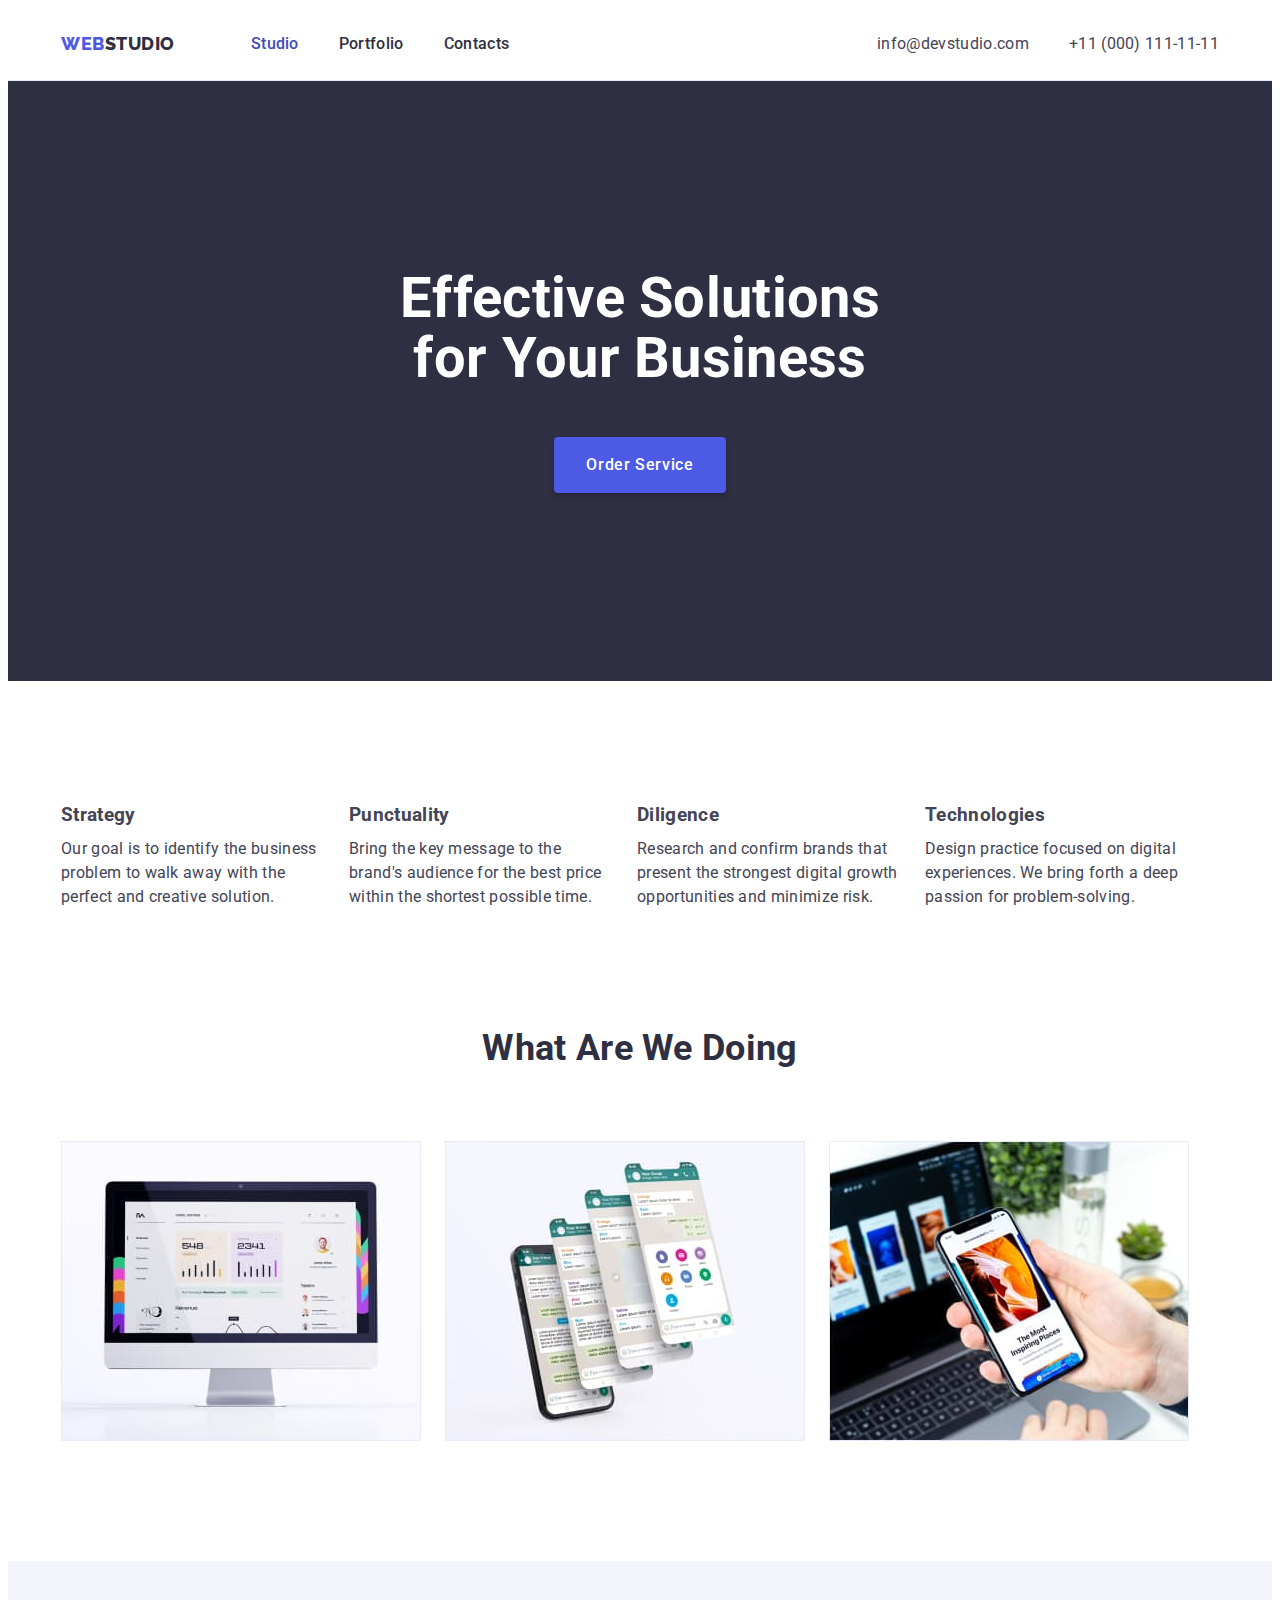
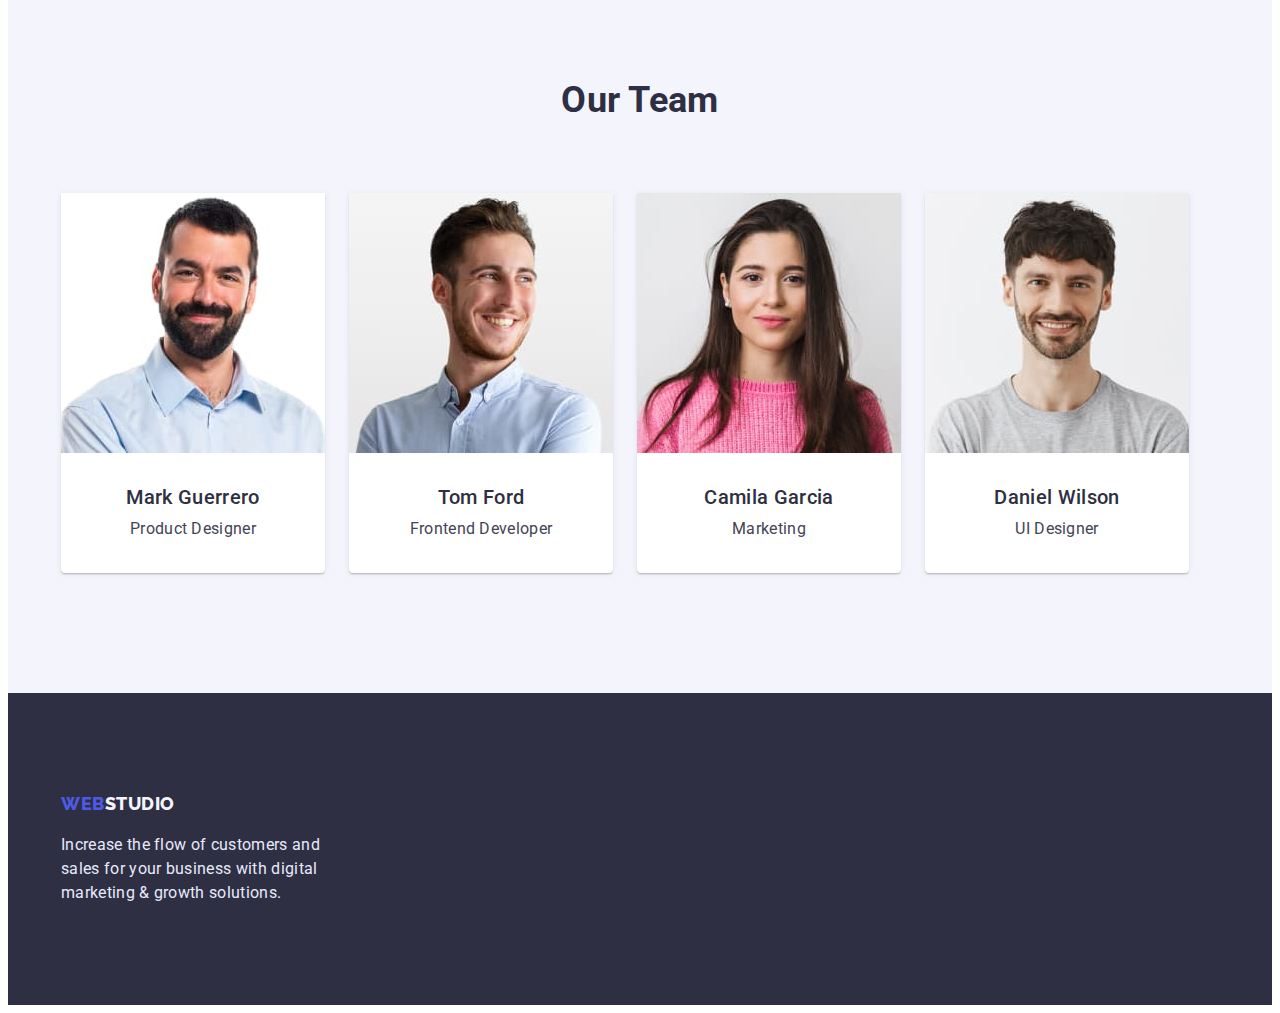
<file: index.html>
<!DOCTYPE html>
<html lang="en">
  <head>
    <meta charset="UTF-8" />
    <meta http-equiv="X-UA-Compatible" content="IE=edge" />
    <meta name="viewport" content="width=device-width, initial-scale=1.0" />
    <title>WebStudio</title>
    <link rel="preconnect" href="https://fonts.googleapis.com" />
    <link rel="preconnect" href="https://fonts.gstatic.com" crossorigin />
    <link
      href="https://fonts.googleapis.com/css2?family=Raleway:wght@800&family=Roboto:wght@400;500;700;900&display=swap"
      rel="stylesheet"
    />
    <link
      rel="stylesheet"
      href="https://cdnjs.cloudflare.com/ajax/libs/modern-normalize/1.1.0/modern-normalize.min.css"
      integrity="sha512-wpPYUAdjBVSE4KJnH1VR1HeZfpl1ub8YT/NKx4PuQ5NmX2tKuGu6U/JRp5y+Y8XG2tV+wKQpNHVUX03MfMFn9Q=="
      crossorigin="anonymous"
      referrerpolicy="no-referrer"
    />
    <link href="./css/styles.css" rel="stylesheet" />
  </head>
  <body>
    <header class="header-items">
      <div class="container header-container">
        <nav class="main-nav">
          <a class="logo link" href="./index.html"
            ><span class="logo-first">Web</span>Studio</a
          >
          <ul class="site-nav">
            <li class="item">
              <a class="nav-link current link" href="./index.html">Studio</a>
            </li>
            <li class="item">
              <a class="nav-link link" href="./portfolio.html">Portfolio</a>
            </li>
            <li class="item">
              <a class="nav-link link" href="">Contacts</a>
            </li>
          </ul>
        </nav>
        <address class="addr-main">
          <ul class="addr-list">
            <li class="addr-item item">
              <a class="addr-link link" href="mailto:info@devstudio.com"
                >info@devstudio.com</a
              >
            </li>
            <li class="addr-item item">
              <a class="addr-link link" href="tel:+110001111111"
                >+11 (000) 111-11-11</a
              >
            </li>
          </ul>
        </address>
      </div>
    </header>
    <main>
      <!--  section hero -->
      <section class="section-hero">
        <div class="container">
          <h1 class="hero-title">Effective Solutions for Your Business</h1>
          <button class="button-order pointer" type="button">
            Order Service
          </button>
        </div>
      </section>
      <!--  section future -->
      <section class="section">
        <div class="container section-future">
          <h2 class="visually-hidden"></h2>
          <ul class="future-list list">
            <!-- margin 8px!! h3-p -->
            <li class="item">
              <h3>Strategy</h3>
              <p class="item-text">
                Our goal is to identify the business problem to walk away with
                the perfect and creative solution.
              </p>
            </li>
            <li class="item">
              <h3>Punctuality</h3>
              <p class="item-text">
                Bring the key message to the brand's audience for the best price
                within the shortest possible time.
              </p>
            </li>
            <li class="item">
              <h3>Diligence</h3>
              <p class="item-text">
                Research and confirm brands that present the strongest digital
                growth opportunities and minimize risk.
              </p>
            </li>
            <li class="item">
              <h3>Technologies</h3>
              <p class="item-text">
                Design practice focused on digital experiences. We bring forth a
                deep passion for problem-solving.
              </p>
            </li>
          </ul>
        </div>
      </section>
      <!-- section What are we doing -->
      <section class="section no-padding">
        <div class="container">
          <h2 class="section-title">What are we doing</h2>
          <ul class="list we-doing">
            <li class="item">
              <img src="./images/img-1.jpg" width="360" alt="monitor" />
            </li>
            <li class="item">
              <img src="./images/img-2.jpg" width="360" alt="app" />
            </li>
            <li class="item">
              <img src="./images/img-3.jpg" width="360" alt="telephone" />
            </li>
          </ul>
        </div>
      </section>
      <!-- section Our Team -->
      <section class="section our-team">
        <div class="container">
          <h2 class="section-title">Our Team</h2>
          <ul class="list team-list">
            <li class="item">
              <img
                src="./images/Team-1.jpg"
                width="264"
                alt="product designer"
              />
              <div class="teammates">
                <h3 class="teammate-title">Mark Guerrero</h3>
                <p>Product Designer</p>
              </div>
            </li>
            <li class="item">
              <img
                src="./images/Team-2.jpg"
                width="264"
                alt="frontend developer"
              />
              <div class="teammates">
                <h3 class="teammate-title">Tom Ford</h3>
                <p>Frontend Developer</p>
              </div>
            </li>
            <li class="item">
              <img src="./images/Team-3.jpg" width="264" alt="marketing" />
              <div class="teammates">
                <h3 class="teammate-title">Camila Garcia</h3>
                <p>Marketing</p>
              </div>
            </li>
            <li class="item">
              <img src="./images/Team-4.jpg" width="264" alt="ui designer" />
              <div class="teammates">
                <h3 class="teammate-title">Daniel Wilson</h3>
                <p>UI Designer</p>
              </div>
            </li>
          </ul>
        </div>
      </section>
    </main>
    <footer class="footer">
      <div class="container">
        <div class="footer-box">
          <a class="logo link" href="./index.html"
            ><span class="logo-first">Web</span
            ><span class="logo-footer-end">Studio</span></a
          >
          <p class="footer-text">
            Increase the flow of customers and sales for your business with
            digital marketing & growth solutions.
          </p>
        </div>
      </div>
    </footer>
  </body>
</html>
</file>
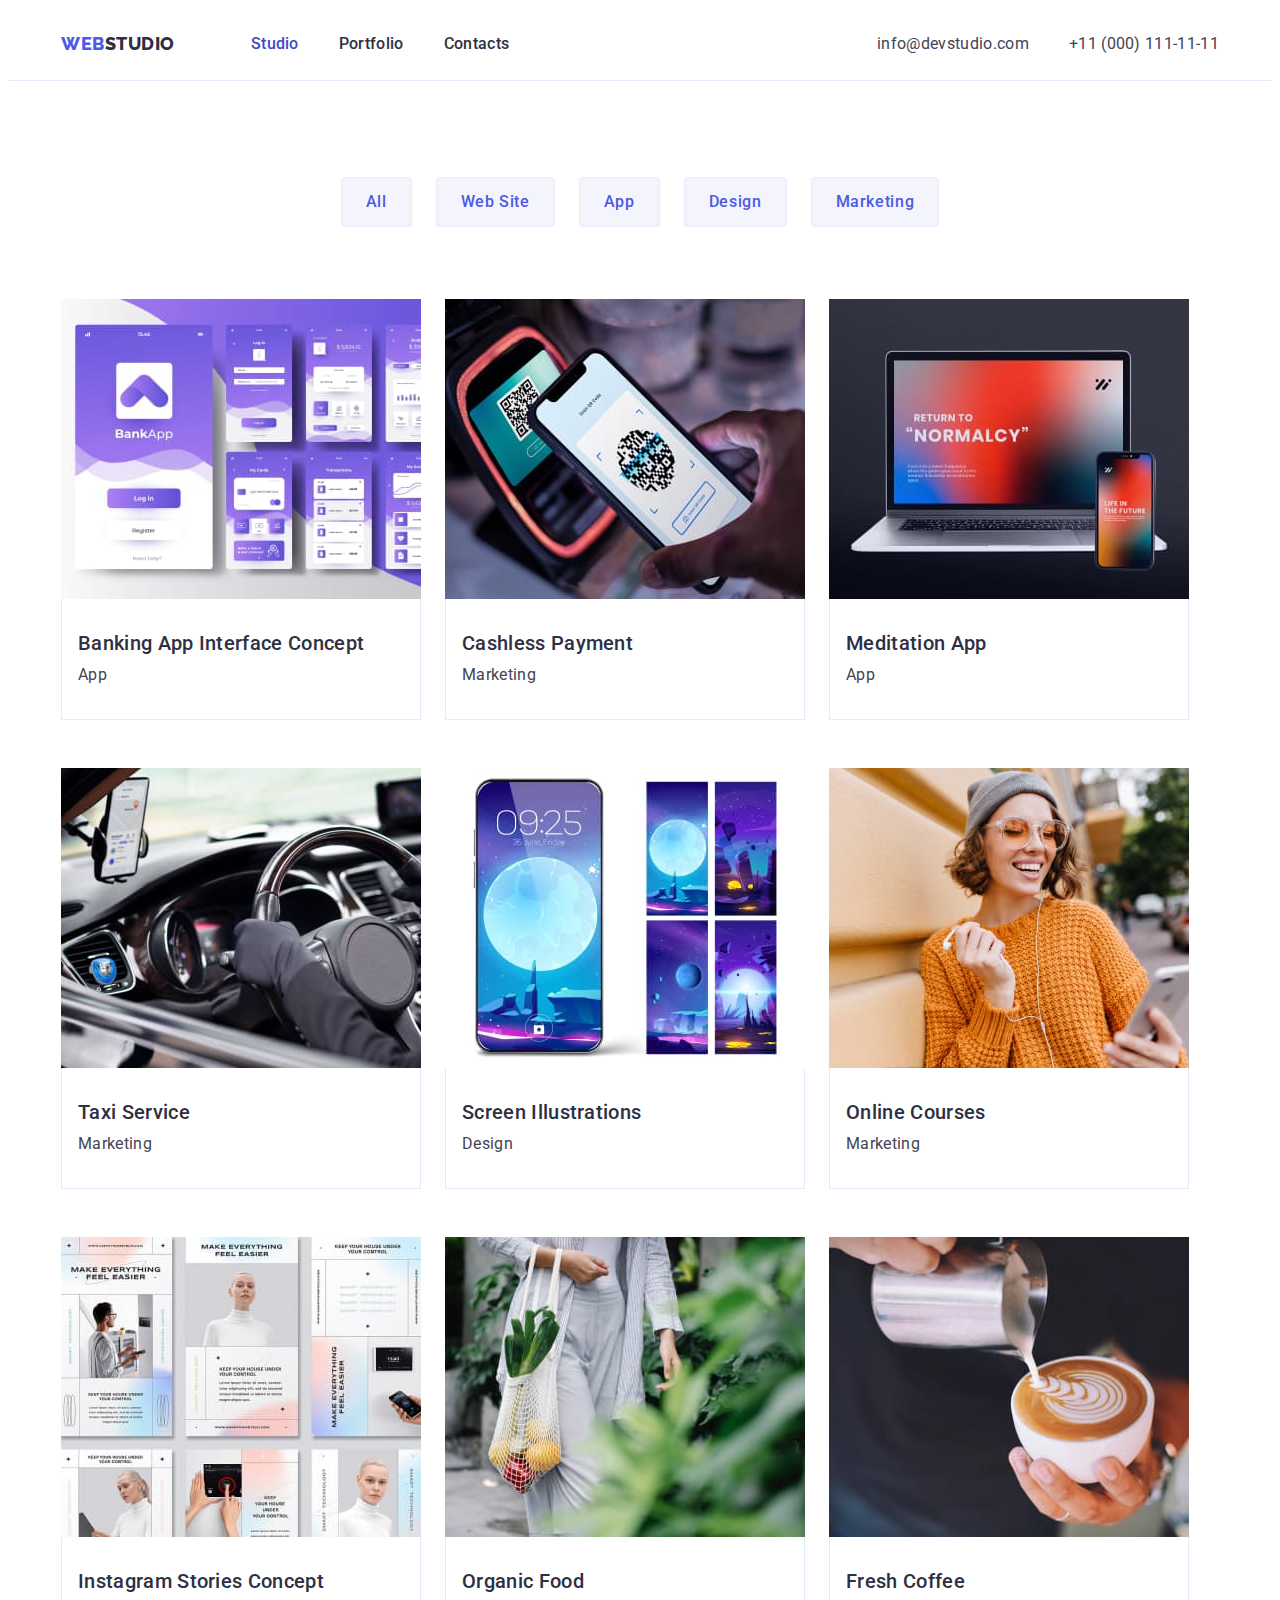
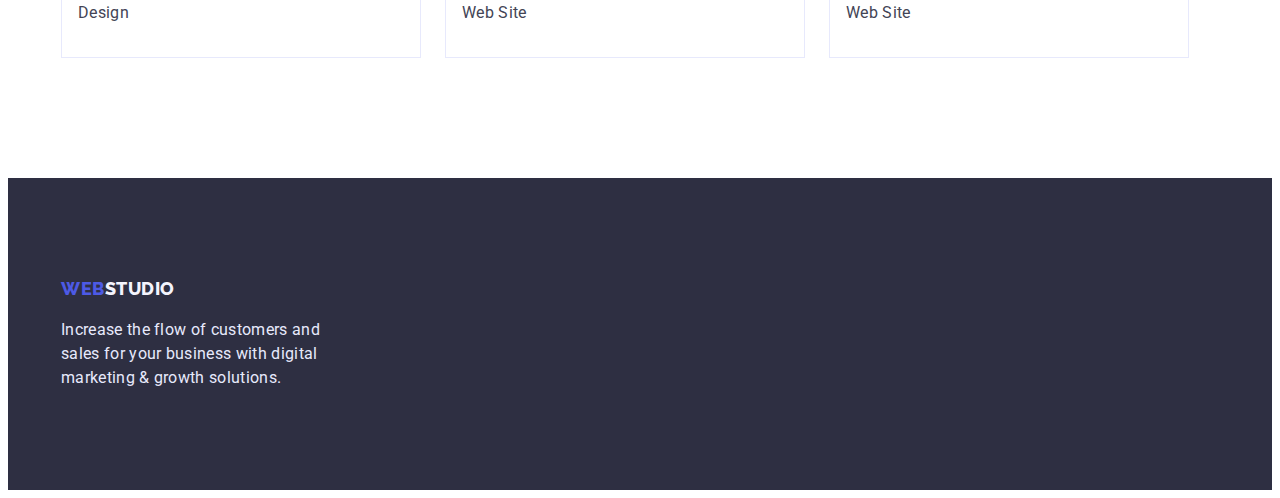
<file: portfolio.html>
<!DOCTYPE html>
<html lang="en">
  <head>
    <meta charset="UTF-8" />
    <meta http-equiv="X-UA-Compatible" content="IE=edge" />
    <meta name="viewport" content="width=device-width, initial-scale=1.0" />
    <title>WebStudio</title>
    <link rel="preconnect" href="https://fonts.googleapis.com" />
    <link rel="preconnect" href="https://fonts.gstatic.com" crossorigin />
    <link
      href="https://fonts.googleapis.com/css2?family=Raleway:wght@800&family=Roboto:wght@400;500;700;900&display=swap"
      rel="stylesheet"
    />
    <link
      rel="stylesheet"
      href="https://cdnjs.cloudflare.com/ajax/libs/modern-normalize/1.1.0/modern-normalize.min.css"
      integrity="sha512-wpPYUAdjBVSE4KJnH1VR1HeZfpl1ub8YT/NKx4PuQ5NmX2tKuGu6U/JRp5y+Y8XG2tV+wKQpNHVUX03MfMFn9Q=="
      crossorigin="anonymous"
      referrerpolicy="no-referrer"
    />
    <link href="./css/styles.css" rel="stylesheet" />
  </head>
  <body>
    <header class="header-items">
      <div class="container header-container">
        <nav class="main-nav">
          <a class="logo link" href="./index.html"
            ><span class="logo-first">Web</span>Studio</a
          >
          <ul class="site-nav">
            <li class="item">
              <a class="nav-link current link" href="./index.html">Studio</a>
            </li>
            <li class="item">
              <a class="nav-link link" href="./portfolio.html">Portfolio</a>
            </li>
            <li class="item">
              <a class="nav-link link" href="">Contacts</a>
            </li>
          </ul>
        </nav>
        <address class="addr-main">
          <ul class="addr-list">
            <li class="addr-item item">
              <a class="addr-link link" href="mailto:info@devstudio.com"
                >info@devstudio.com</a
              >
            </li>
            <li class="addr-item item">
              <a class="addr-link link" href="tel:+110001111111"
                >+11 (000) 111-11-11</a
              >
            </li>
          </ul>
        </address>
      </div>
    </header>
    <main>
      <h1 class="visually-hidden"></h1>
      <!-- section filters -->
      <section class="portfolio">
        <div class="container">
          <ul class="list button-list">
            <li class="item">
              <button class="button-filter pointer" type="button">All</button>
            </li>
            <li class="item">
              <button class="button-filter pointer" type="button">
                Web Site
              </button>
            </li>
            <li class="item">
              <button class="button-filter pointer" type="button">App</button>
            </li>
            <li class="item">
              <button class="button-filter pointer" type="button">
                Design
              </button>
            </li>
            <li class="item">
              <button class="button-filter pointer" type="button">
                Marketing
              </button>
            </li>
          </ul>
          <ul class="list project-list">
            <li class="card-item">
              <a href=""
                ><img
                  src="./images/bank-app.jpg"
                  alt="Banking App Interface Concept"
                  width="360"
                />
              </a>
              <div class="card-text">
                <h2 class="project-title">Banking App Interface Concept</h2>
                <p>App</p>
              </div>
            </li>
            <li class="card-item">
              <a href=""
                ><img
                  src="./images/cashless-payment.jpg"
                  alt="Cashless Payment"
                  width="360"
                />
              </a>
              <div class="card-text">
                <h2 class="project-title">Cashless Payment</h2>
                <p>Marketing</p>
              </div>
            </li>
            <li class="card-item">
              <a href=""
                ><img
                  src="./images/meditation-app.jpg"
                  alt="Meditation App"
                  width="360"
                />
              </a>
              <div class="card-text">
                <h2 class="project-title">Meditation App</h2>
                <p>App</p>
              </div>
            </li>
            <li class="card-item">
              <a href=""
                ><img
                  src="./images/taxi-service.jpg"
                  alt="Taxi Service"
                  width="360"
                />
              </a>
              <div class="card-text">
                <h2 class="project-title">Taxi Service</h2>
                <p>Marketing</p>
              </div>
            </li>
            <li class="card-item">
              <a href=""
                ><img
                  src="./images/screen-illustration.jpg"
                  alt="Screen Illustrations"
                  width="360"
                />
              </a>
              <div class="card-text">
                <h2 class="project-title">Screen Illustrations</h2>
                <p>Design</p>
              </div>
            </li>
            <li class="card-item">
              <a href=""
                ><img
                  src="./images/online-courses.jpg"
                  alt="Online Courses"
                  width="360"
                />
              </a>
              <div class="card-text">
                <h2 class="project-title">Online Courses</h2>
                <p>Marketing</p>
              </div>
            </li>
            <li class="card-item">
              <a href=""
                ><img
                  src="./images/instagram-stories.jpg"
                  alt="Instagram Stories Concept"
                  width="360"
                />
              </a>
              <div class="card-text">
                <h2 class="project-title">Instagram Stories Concept</h2>
                <p>Design</p>
              </div>
            </li>
            <li class="card-item">
              <a href=""
                ><img
                  src="./images/organic-food.jpg"
                  alt="Organic Food"
                  width="360"
                />
              </a>
              <div class="card-text">
                <h2 class="project-title">Organic Food</h2>
                <p>Web Site</p>
              </div>
            </li>
            <li class="card-item">
              <a href=""
                ><img
                  src="./images/fresh-coffee.jpg"
                  alt="Fresh Coffee"
                  width="360"
                />
              </a>
              <div class="card-text">
                <h2 class="project-title">Fresh Coffee</h2>
                <p>Web Site</p>
              </div>
            </li>
          </ul>
        </div>
      </section>
    </main>
    <footer class="footer">
      <div class="container">
        <div class="footer-box">
          <a class="logo link" href="./index.html"
            ><span class="logo-first">Web</span
            ><span class="logo-footer-end">Studio</span></a
          >
          <p class="footer-text">
            Increase the flow of customers and sales for your business with
            digital marketing & growth solutions.
          </p>
        </div>
      </div>
    </footer>
  </body>
</html>
</file>
<file: css/styles.css>
:root {
  --primary-white-color: #ffffff;
  --secondary-white-color: #f4f4fd;
  --primary-text-color: #434455;
  --title-text-color: #2e2f42;
  --accent-color: #404bbf;
  --logo-and-button-color: #4d5ae5;
  --dark-bg-color: #2e2f42;
  --footer-text-color: #e7e9fc;
}
/* utulities */
.link {
  text-decoration: none;
}
.item,
.list {
  list-style: none;
  padding: 0px;
  margin: 0px;
}
img {
  display: block;
  max-width: 100%;
  height: auto;
}
body {
  background-color: var(--primary-white-color);
  color: var(--primary-text-color);
  font-family: 'Roboto', sans-serif;
  font-size: 16px;
  line-height: 1.5;
  letter-spacing: 0.02em;
}

.logo {
  font-family: 'Raleway';
  font-weight: 800;
  font-size: 18px;
  line-height: 1.16;
  letter-spacing: 0.03em;
  text-transform: uppercase;
  color: var(--title-text-color);
}
.logo-first {
  color: var(--logo-and-button-color);
}
.header-container {
  display: flex;
  align-items: center;
  justify-content: flex-around;
}
.header-items {
  border-bottom: 1px solid var(--footer-text-color);
}
.site-nav {
  display: flex;
  margin-left: 76px;
}
.main-nav {
  display: flex;
  align-items: center;
}
/* all except first neighbor */
.addr-list .item + .item {
  margin-left: 40px;
}
.addr-list {
  display: flex;
}
.addr-main {
  margin-left: auto;
}

.site-nav .item:not(:last-child) {
  margin-right: 40px;
}
.nav-link {
  display: block;
  padding-top: 24px;
  padding-bottom: 24px;

  font-weight: 500;
  color: var(--title-text-color);
}
.nav-link:hover,
.nav-link:focus,
.nav-link.current {
  color: var(--accent-color);
}

.addr-link {
  font-style: normal;
  color: var(--primary-text-color);
  padding-top: 24px;
  padding-bottom: 24px;
}
.addr-link:hover,
.addr-link:focus {
  color: var(--accent-color);
}

/* section hero */
.section-hero {
  background-color: var(--dark-bg-color);
  text-align: center;
  padding-top: 188px;
  padding-bottom: 188px;
}
.hero-title {
  font-weight: 700;
  font-size: 56px;
  line-height: 1.07;
  width: 494px;
  text-align: center;
  color: var(--primary-white-color);
  margin: 0 auto;
}
.button-order {
  display: inline-block;
  background: var(--logo-and-button-color);
  font-family: inherit;
  font-size: 16px;
  font-weight: 500;
  line-height: 1.5;
  letter-spacing: 0.04em;
  text-align: center;
  color: var(--primary-white-color);
  padding: 16px 32px;
  box-shadow: 0px 4px 4px rgba(0, 0, 0, 0.15);
  border-radius: 4px;
  margin-top: 48px;
  border: none;
}
.button-order:hover,
.button-order:focus {
  background: var(--accent-color);
}
.pointer {
  cursor: pointer;
}
/* section future */

.section {
  padding-top: 120px;
  padding-bottom: 120px;
}
.section.no-padding {
  padding-top: 0px;
}
.future-list {
  display: flex;
}
.future-list .item:last-child {
  margin-right: 0;
}
.future-list .item {
  width: 264px;
  margin-right: 24px;
}
.future-list .title,
.teammate-title {
  font-weight: 500;
  font-size: 20px;
  line-height: 1.2;
  color: var(--title-text-color);
}
.item .item-text {
  margin-top: 8px;
}

/* section what we doing */
.we-doing {
  display: flex;
  gap: 24px;
}

.section-title {
  font-weight: 700;
  font-size: 36px;
  line-height: 1.11;
  text-align: center;
  text-transform: capitalize;
  color: var(--title-text-color);
  margin-bottom: 72px;
}
/* section our team */
.our-team {
  background-color: var(--secondary-white-color);

}
.team-list {
  display: flex;
}
.team-list .item {
  margin-right: 24px;
  background-color: var(--primary-white-color);
  box-shadow: 0px 1px 6px rgba(46, 47, 66, 0.08),
    0px 1px 1px rgba(46, 47, 66, 0.16), 0px 2px 1px rgba(46, 47, 66, 0.08);
  border-radius: 0px 0px 4px 4px;
}
.team-list .item:last-child {
  margin-right: 0;
}
.teammates {
  padding-top: 32px;
  padding-bottom: 32px;
  text-align: center;
}
.teammate-title {
  margin-bottom: 8px;
} 

/* footer */
.footer {
  background: var(--dark-bg-color);
  padding-top: 100px;
  padding-bottom: 100px;
}
.footer-text {
  width: 264px;
  margin-top: 16px;
  color: var(--footer-text-color);
}
.logo-footer-end {
  color: var(--secondary-white-color);
}

/* portfolio.html */
.button-filter {
  padding: 12px 24px;
  background: var(--secondary-white-color);
  font-family: inherit;
  font-size: 16px;
  align-items: center;
  text-align: center;
  line-height: 1.5;
  font-weight: 500;
  letter-spacing: 0.04em;
  color: var(--logo-and-button-color);
  border: 1px solid #e7e9fc;
  border-radius: 4px;
}
.button-filter:hover,
.button-filter:focus {
  background: var(--accent-color);
  color: var(--primary-white-color);
}
.button-list {
  display: flex;
  justify-content: center;
  margin-bottom: 72px;
}
.button-list .item {
  margin-right: 24px;
}
.button-list .item:last-child {
  margin-right: 0;
}
/* project list */
.project-list {
  display: flex;
  flex-wrap: wrap;
}
.card-item {
  margin-right: 24px;
  margin-bottom: 48px;
}
.card-text {
  border-bottom: 1px solid var(--footer-text-color);
  border-right: 1px solid var(--footer-text-color);
  border-left: 1px solid var(--footer-text-color);
  padding: 32px 16px;
}
.card-item:nth-child(3n) {
  margin-right: 0;
}
.card-item:nth-last-child(-n + 3) {
  margin-bottom: 0;
}
.portfolio {
  padding-top: 96px;
  padding-bottom: 120px;
}
.project-title {
  font-weight: 500;
  font-size: 20px;
  line-height: 1.2;
  color: var(--dark-bg-color);
  margin-bottom: 8px;
}

.visually-hidden {
  position: absolute;
  white-space: nowrap;
  width: 1px;
  height: 1px;
  overflow: hidden;
  border: 0;
  padding: 0;
  clip: rect(0 0 0 0);
  clip-path: inset(50%);
  margin: -1px;
}
/* container */
.container {
  width: 1158px;
  padding: 0 15px;
  margin: 0 auto;
}
/* resets */
ul {
  margin: 0;
  padding: 0;
}

h1,
h2,
h3,
h4,
h5,
h6,
p {
  margin: 0;
}
</file>
